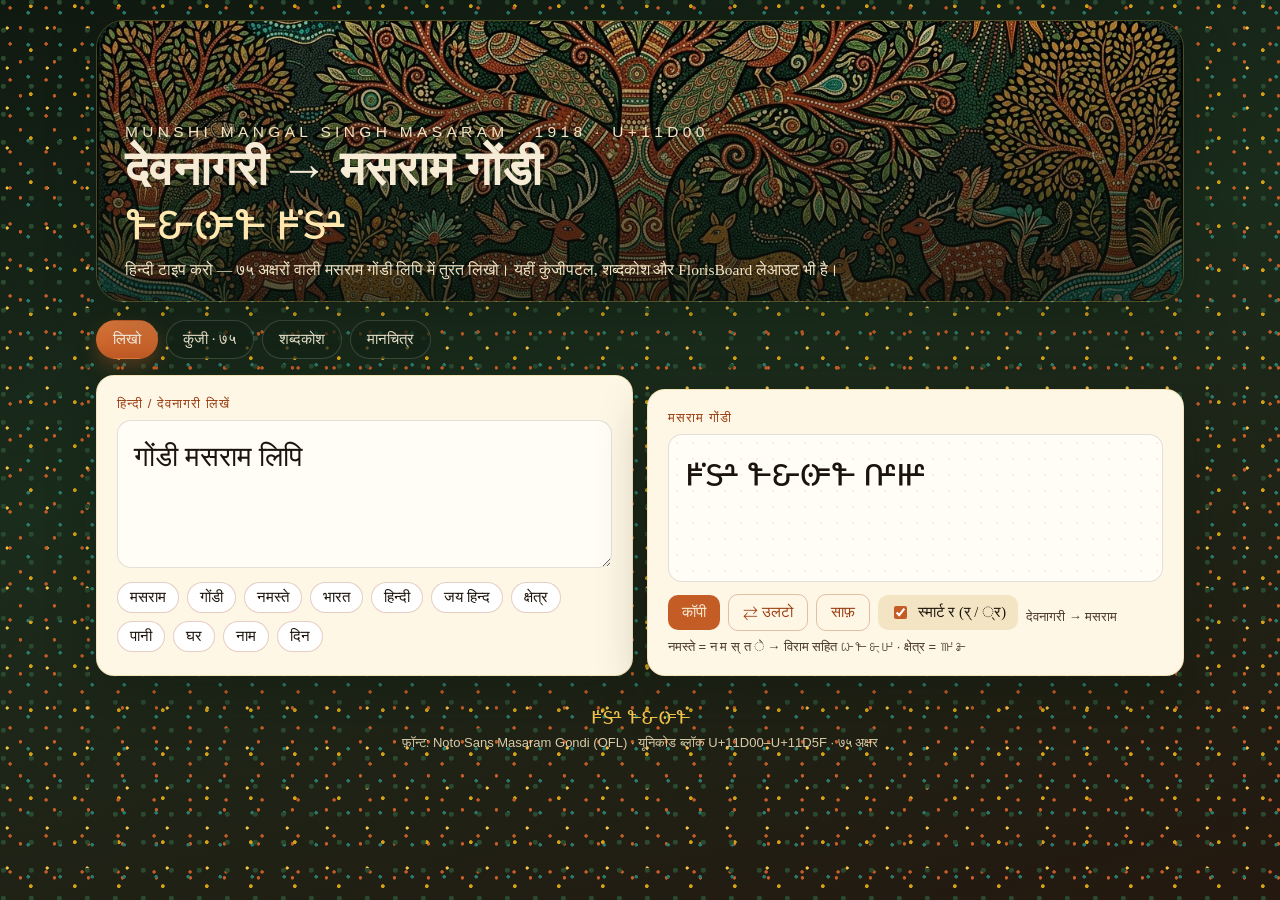
<file: web/index.html>
<!DOCTYPE html>
<html lang="hi">
<head>
  <meta charset="utf-8" />
  <meta name="viewport" content="width=device-width, initial-scale=1" />
  <title>मसराम गोंडी · देवनागरी कन्वर्टर</title>
  <link rel="stylesheet" href="css/style.css" />
</head>
<body>
  <div class="wrap">
    <header class="hero">
      <img src="img/hero-gond.jpg" alt="गोंड चित्रकला — वृक्ष, मोर, नदी" />
      <div class="hero-veil"></div>
      <div class="hero-copy">
        <p class="kicker">Munshi Mangal Singh Masaram · 1918 · U+11D00</p>
        <h1>
          देवनागरी → मसराम गोंडी
          <span class="gondi">𑴤𑴫𑴦𑴱𑴤 𑴎𑴽𑵀𑴘𑴳</span>
        </h1>
        <p>हिन्दी टाइप करो — ७५ अक्षरों वाली मसराम गोंडी लिपि में तुरंत लिखो। यहीं कुंजीपटल, शब्दकोश और FlorisBoard लेआउट भी है।</p>
      </div>
    </header>

    <nav class="tabs">
      <button class="active" data-tab="convert">लिखो</button>
      <button data-tab="keyboard">कुंजी · ७५</button>
      <button data-tab="dict">शब्दकोश</button>
      <button data-tab="map">मानचित्र</button>
    </nav>

    <section id="panel-convert" class="panel active">
      <div class="grid-2">
        <div class="card">
          <label class="field" id="lbl-in">हिन्दी / देवनागरी लिखें</label>
          <textarea id="hi-in" lang="hi" placeholder="यहाँ लिखें… नमस्ते भारत">गोंडी मसराम लिपि</textarea>
          <div class="chips" id="examples">
            <button class="chip" data-w="मसराम">मसराम</button>
            <button class="chip" data-w="गोंडी">गोंडी</button>
            <button class="chip" data-w="नमस्ते">नमस्ते</button>
            <button class="chip" data-w="भारत">भारत</button>
            <button class="chip" data-w="हिन्दी">हिन्दी</button>
            <button class="chip" data-w="जय हिन्द">जय हिन्द</button>
            <button class="chip" data-w="क्षेत्र">क्षेत्र</button>
            <button class="chip" data-w="पानी">पानी</button>
            <button class="chip" data-w="घर">घर</button>
            <button class="chip" data-w="नाम">नाम</button>
            <button class="chip" data-w="दिन">दिन</button>
          </div>
        </div>
        <div class="card">
          <label class="field" id="lbl-out">मसराम गोंडी</label>
          <div class="outbox" id="gon-out" lang="gon"></div>
          <div class="row-actions">
            <button class="btn primary" id="btn-copy">कॉपी</button>
            <button class="btn ghost" id="btn-swap">⇄ उलटो</button>
            <button class="btn ghost" id="btn-clear">साफ़</button>
            <label class="toggle">
              <input type="checkbox" id="smart-ra" checked />
              स्मार्ट र (र् / ्र)
            </label>
            <span class="hint" id="dir-toggle">देवनागरी → मसराम</span>
          </div>
          <p class="hint">नमस्ते = न म स् त े → विराम सहित 𑴟𑴤𑴫𑵅𑴛𑴺 · क्षेत्र = 𑴮𑴺𑴰</p>
        </div>
      </div>
    </section>

    <section id="panel-keyboard" class="panel">
      <div class="card">
        <label class="field">मसराम गोंडी कुंजीपटल — सारे ७५ अक्षर</label>
        <textarea class="kb-out" id="kb-out" lang="gon" placeholder="𑴀𑴬𑴱𑴦 𑴌𑴲𑴧𑴲𑴌 𑴘𑴱𑴥𑴽…"></textarea>
        <div class="row-actions">
          <button class="btn primary" id="kb-copy">कॉपी</button>
          <button class="btn ghost" id="kb-to-hi">देवनागरी में देखो</button>
          <button class="btn ghost" id="kb-clear">साफ़</button>
        </div>
        <div id="kb-host"></div>
      </div>
    </section>

    <section id="panel-dict" class="panel">
      <div class="card">
        <label class="field">हिन्दी ↔ गोंडी रोज़मर्रा शब्द</label>
        <input class="search" id="q" placeholder="खोजो — पानी, घर, नन्ना, water…" />
        <div class="filters" id="filters"></div>
        <p class="hint"><span id="dict-count"></span> · कार्ड दबाओ = गोंडी कॉपी। गोंडी बोलियाँ अलग-अलग हैं — ये प्रचलित रूप हैं, एक आधिकारिक मानक नहीं।</p>
        <div class="dict-list" id="dict-list"></div>
      </div>
    </section>

    <section id="panel-map" class="panel">
      <div class="card">
        <p class="note">दोनों लिपियाँ ब्राह्मी-शैली की अबुगिदा हैं, इसलिए १:१ ध्वनि-मानचित्र बनता है। मसराम में विराम (𑵅) युक्ताक्षर बनाता है, हलंता (𑵄) सिर्फ़ स्वर मारता है। र् → रेफ़ 𑵆, ्र → र-कार 𑵇।</p>
      </div>
      <div class="grid-2" style="margin-top:14px">
        <div class="card">
          <h3>स्वर</h3>
          <div class="table-wrap"><table class="map"><thead><tr><th>देवनागरी</th><th>गोंडी</th><th>कोड</th></tr></thead><tbody id="map-vowels"></tbody></table></div>
        </div>
        <div class="card">
          <h3>मात्रा / चिह्न / संयुक्त</h3>
          <div class="table-wrap"><table class="map"><thead><tr><th>देवनागरी</th><th>गोंडी</th><th>कोड</th></tr></thead><tbody id="map-matra"></tbody></table></div>
          <div class="table-wrap" style="margin-top:10px"><table class="map"><thead><tr><th>देवनागरी</th><th>गोंडी</th><th>कोड</th></tr></thead><tbody id="map-signs"></tbody></table></div>
        </div>
      </div>
      <div class="card" style="margin-top:14px">
        <h3>व्यंजन</h3>
        <div class="table-wrap"><table class="map"><thead><tr><th>देवनागरी</th><th>गोंडी</th><th>कोड</th></tr></thead><tbody id="map-cons"></tbody></table></div>
      </div>
      <div class="card" style="margin-top:14px">
        <h3>अंक</h3>
        <div class="table-wrap"><table class="map"><thead><tr><th>देवनागरी</th><th>गोंडी</th><th>कोड</th></tr></thead><tbody id="map-digits"></tbody></table></div>
      </div>
    </section>

    <footer>
      <span class="gondi">𑴎𑴽𑵀𑴘𑴳 𑴤𑴫𑴦𑴱𑴤</span>
      फ़ॉन्ट: Noto Sans Masaram Gondi (OFL) · यूनिकोड ब्लॉक U+11D00–U+11D5F · ७५ अक्षर
    </footer>
  </div>
  <div class="toast" id="toast"></div>
  <script src="js/converter.js"></script>
  <script src="js/dictionary.js"></script>
  <script src="js/app.js"></script>
</body>
</html>
</file>
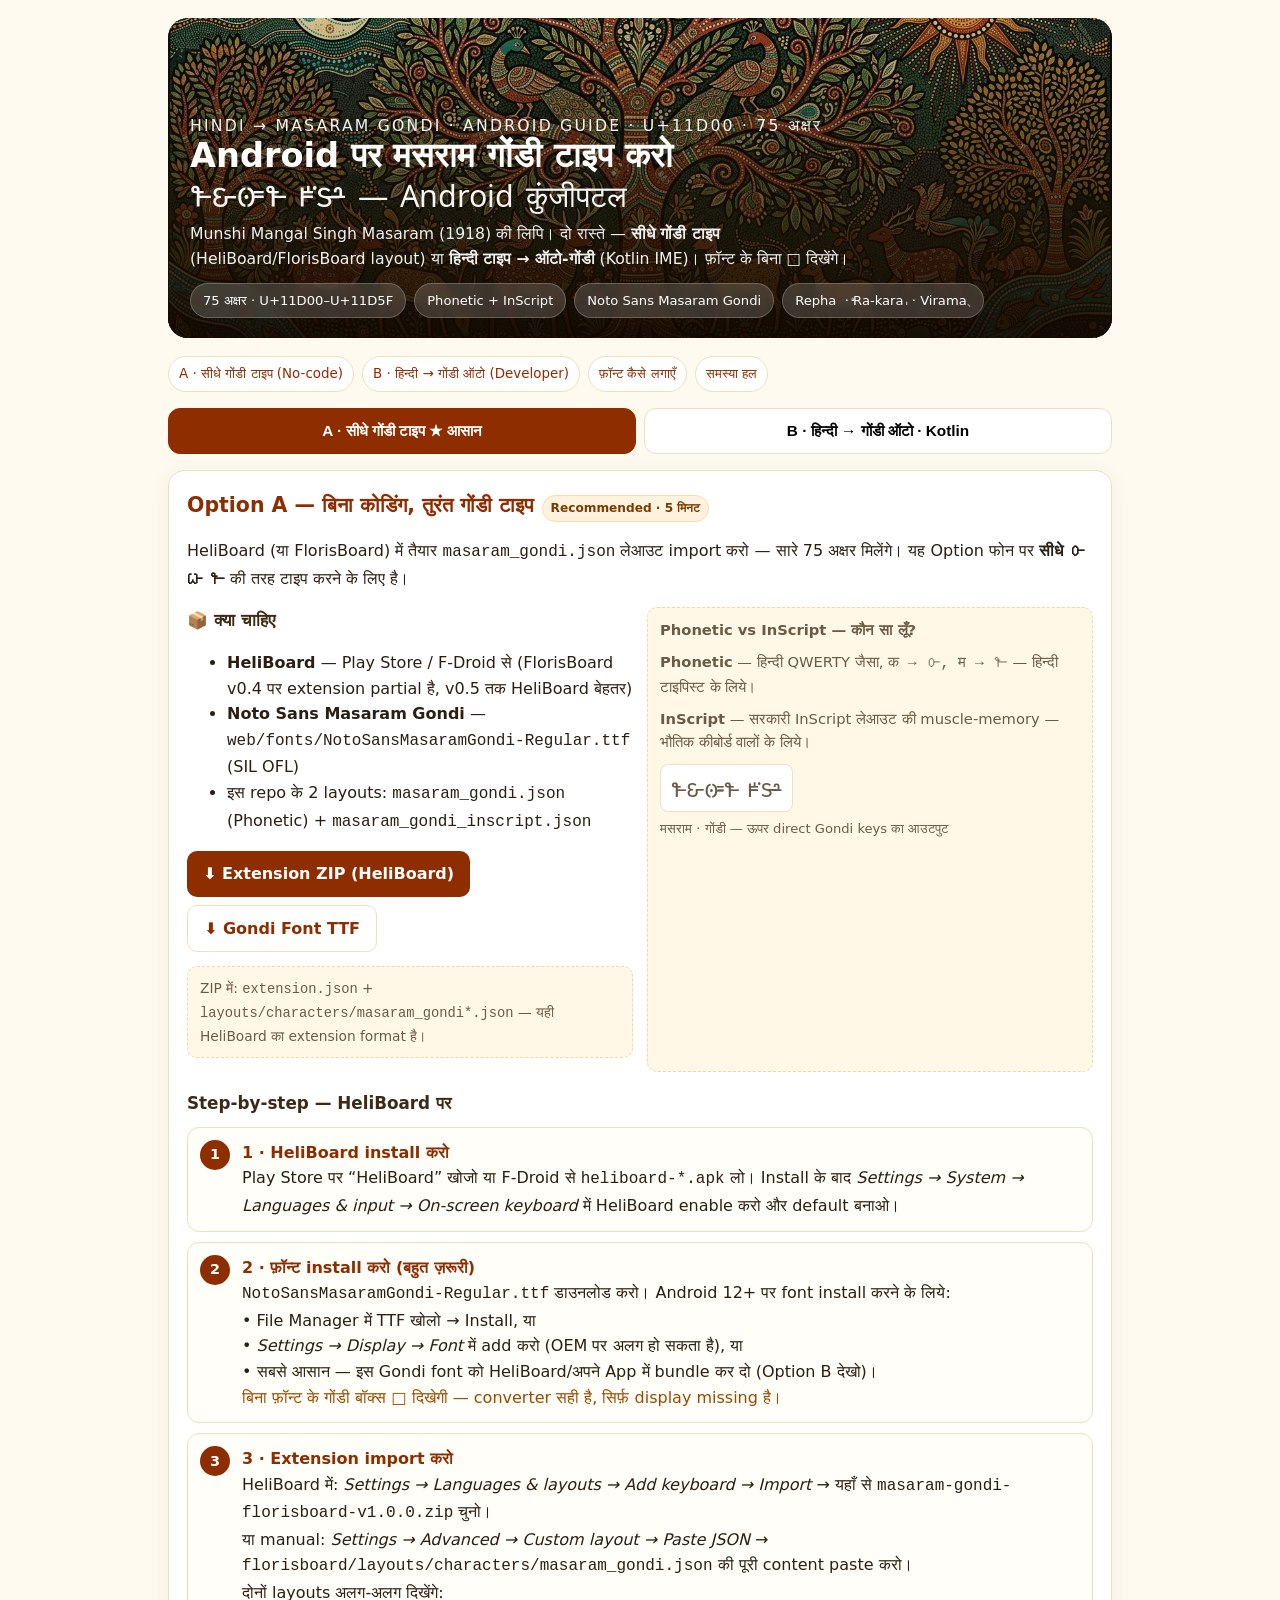
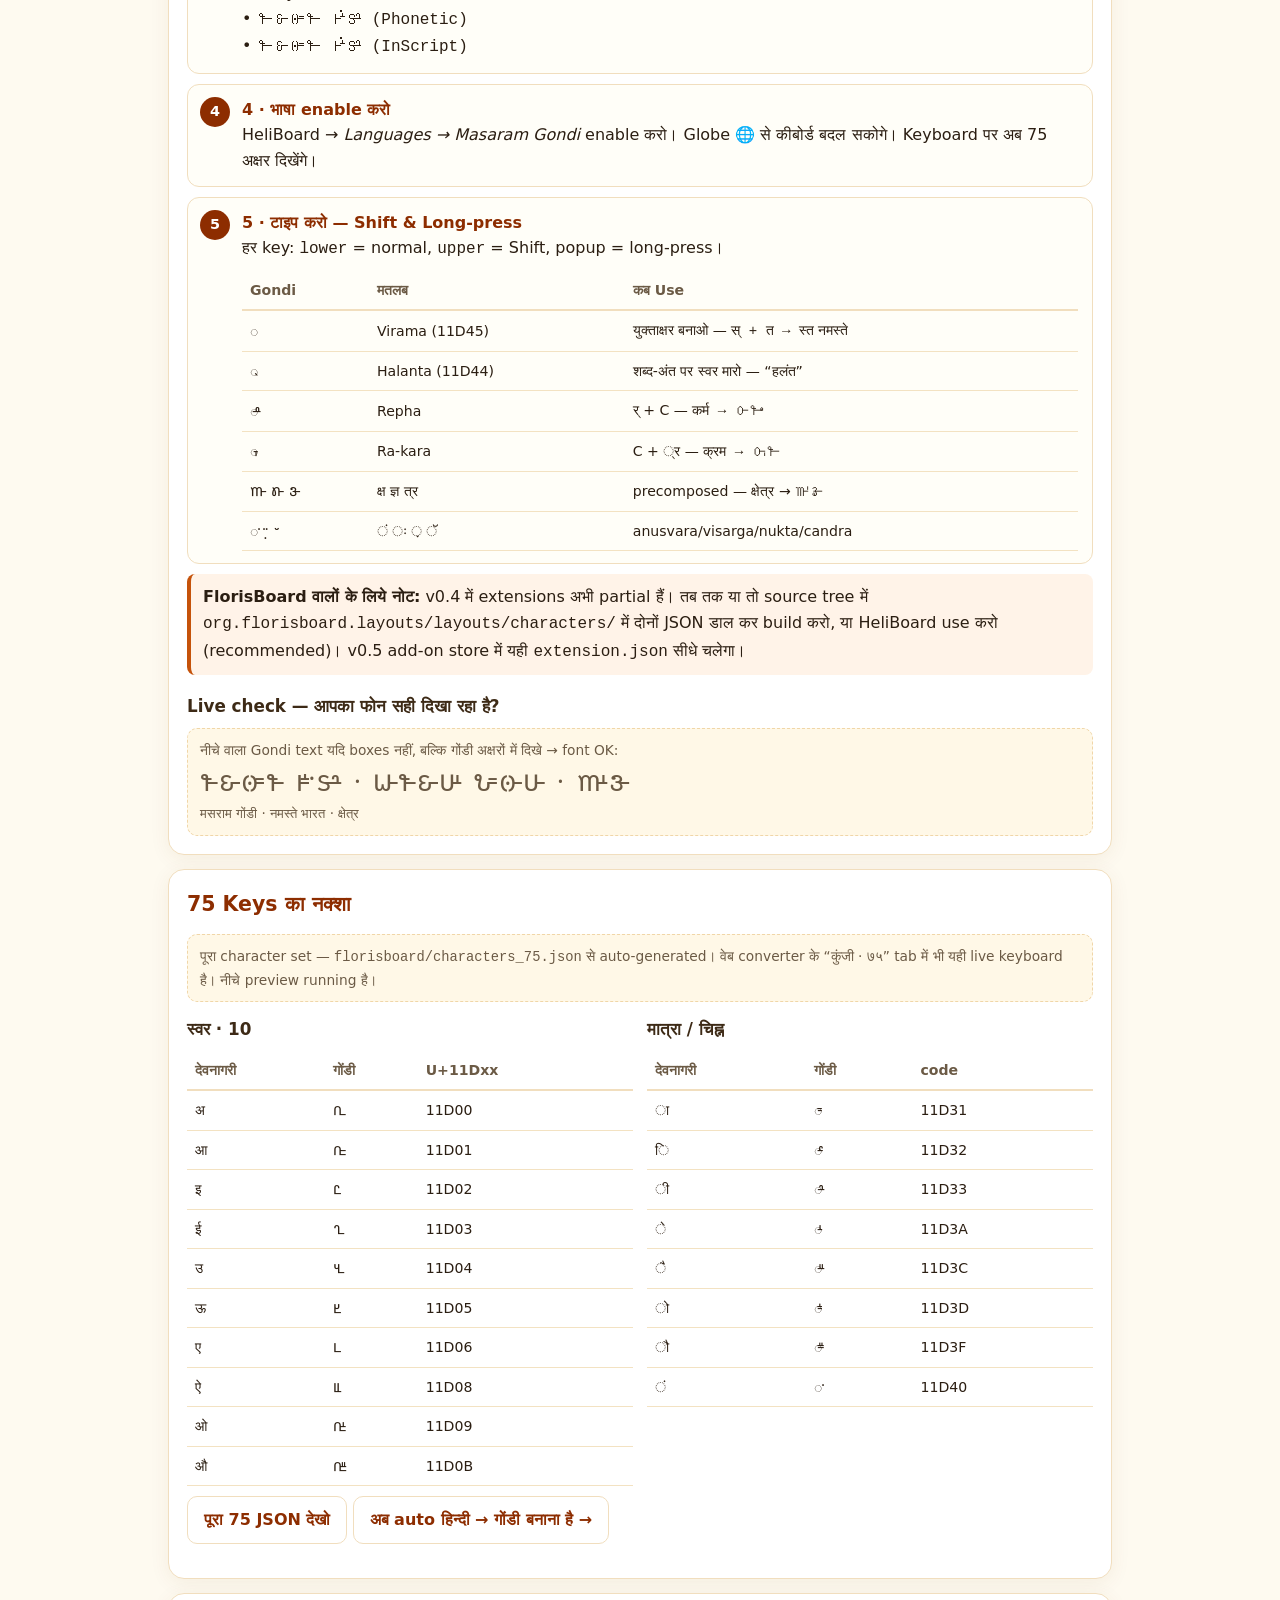
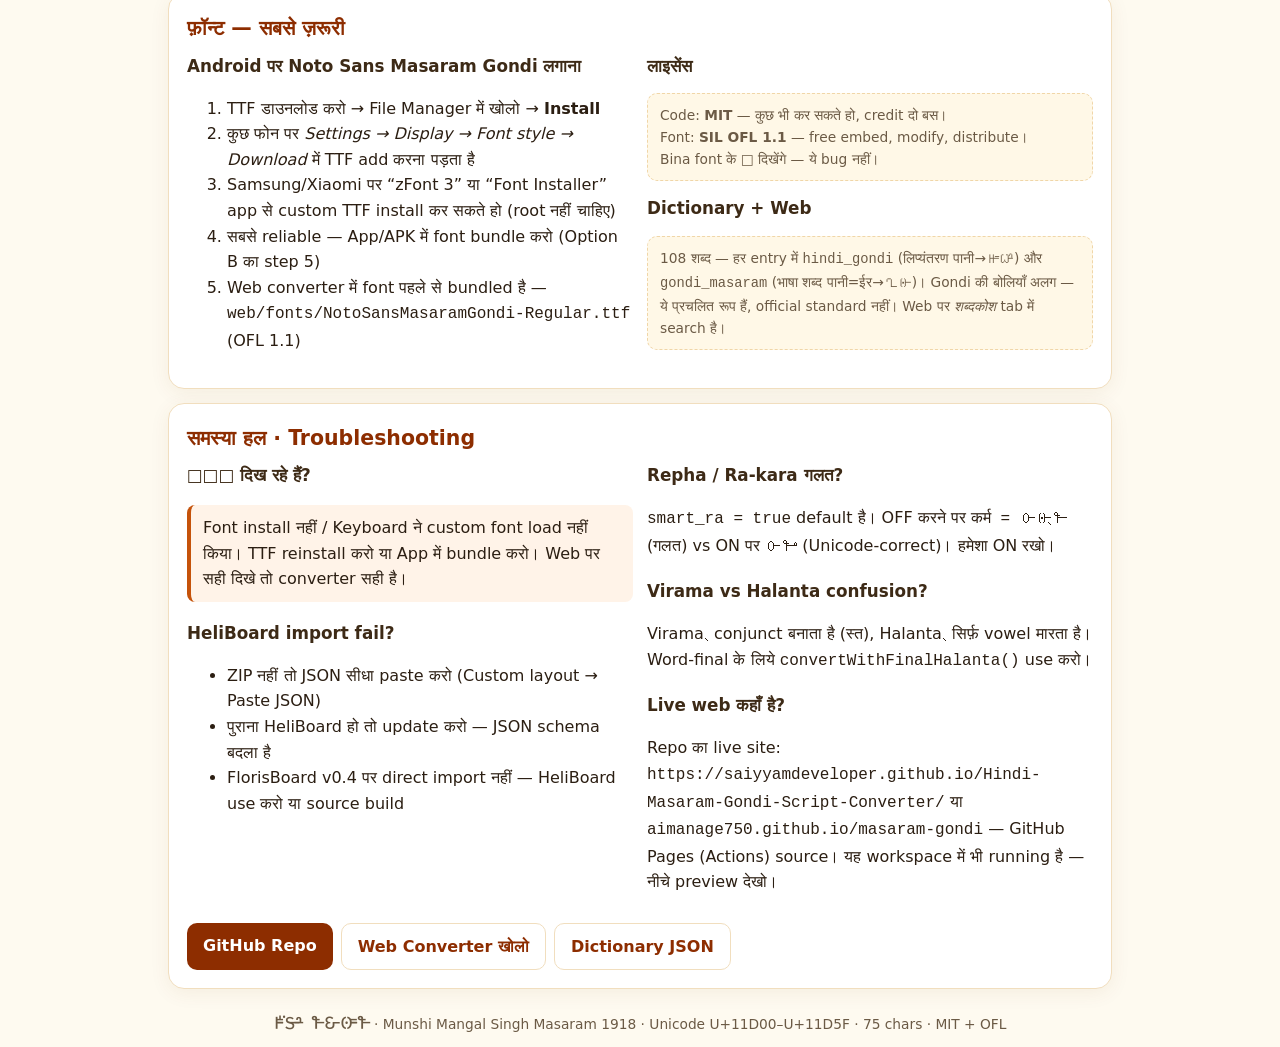
<file: web/android-guide.html>
<!DOCTYPE html>
<html lang="hi">
<head>
<meta charset="utf-8">
<meta name="viewport" content="width=device-width,initial-scale=1">
<title>Masaram Gondi — Android Guide</title>
<style>
  @font-face { font-family:'Gondi'; src: url('fonts/NotoSansMasaramGondi-Regular.ttf'); }
  :root{ --bg:#fefaf0; --card:#ffffff; --accent:#8d2d00; --accent2:#c5520a; --muted:#6b5a45; --line:#f1debe; --gondi:'Gondi', serif; }
  *{box-sizing:border-box}
  body{margin:0;background:var(--bg);color:#2b1e12;font-family:system-ui,-apple-system,'Noto Sans Devanagari','Segoe UI',Roboto,Arial,sans-serif;line-height:1.6}
  .wrap{max-width:980px;margin:0 auto;padding:0 18px 60px}
  header.hero{position:relative;overflow:hidden;border-radius:20px;margin:18px 0 18px;background:#1a1108;color:#fff}
  header.hero img{width:100%;height:320px;object-fit:cover;opacity:.92;display:block}
  .hero-veil{position:absolute;inset:0;background:linear-gradient(180deg,rgba(0,0,0,.05) 0%, rgba(25,12,0,.78) 72%, rgba(18,8,0,.92) 100%)}
  .hero-copy{position:absolute;bottom:0;left:0;right:0;padding:22px 22px 20px}
  .kicker{font-size:.78rem;letter-spacing:.14em;text-transform:uppercase;opacity:.92;margin:0 0 6px}
  .hero-copy h1{margin:0 0 8px;font-size:2.1rem;line-height:1.1}
  .hero-copy h1 span.gondi{font-family:var(--gondi);font-weight:400;display:block;font-size:1.9rem;opacity:.96;margin-top:4px}
  .hero-copy p{max-width:680px;margin:0;font-size:.98rem;opacity:.94}
  .chips{display:flex;flex-wrap:wrap;gap:8px;margin-top:12px}
  .chip{background:rgba(255,255,255,.16);border:1px solid rgba(255,255,255,.22);color:#fff;padding:6px 12px;border-radius:999px;font-size:.82rem;backdrop-filter:blur(4px)}
  .tabs{display:flex;gap:8px;margin:16px 0}
  .tabs button{flex:1;padding:13px 14px;border-radius:12px;border:1px solid var(--line);background:#fff;font-weight:700;cursor:pointer;font-size:.96rem}
  .tabs button.active{background:var(--accent);color:#fff;border-color:var(--accent)}
  .panel{display:none}
  .panel.active{display:block}
  .card{background:var(--card);border:1px solid var(--line);border-radius:16px;padding:18px 18px;box-shadow:0 4px 20px rgba(120,70,10,.07);margin-bottom:14px}
  .card h2{margin:0 0 8px;font-size:1.28rem;color:var(--accent)}
  .card h3{margin:18px 0 8px;font-size:1.05rem;color:#3d2a16}
  .card h3:first-child{margin-top:0}
  .badge{display:inline-block;background:#fff3e0;border:1px solid #ffd9a0;color:#7a3b00;padding:3px 8px;border-radius:999px;font-size:.76rem;font-weight:700}
  .steps{counter-reset:step;list-style:none;padding:0;margin:10px 0}
  .steps li{position:relative;padding:12px 14px 12px 54px;border:1px solid var(--line);border-radius:12px;margin:10px 0;background:#fffef8}
  .steps li::before{counter-increment:step;content:counter(step);position:absolute;left:12px;top:12px;width:30px;height:30px;border-radius:50%;background:var(--accent);color:#fff;display:grid;place-items:center;font-weight:800;font-size:.9rem}
  .steps li strong{display:block;color:var(--accent)}
  .hint{font-size:.86rem;color:var(--muted);background:#fff8e7;border:1px dashed #f0d6a8;padding:10px 12px;border-radius:10px}
  .grid2{display:grid;grid-template-columns:1fr 1fr;gap:14px}
  @media(max-width:760px){.grid2{grid-template-columns:1fr} .hero-copy h1{font-size:1.55rem}}
  pre{margin:10px 0;background:#1e1308;color:#ffe9c7;border-radius:12px;padding:14px 14px;overflow:auto;font-size:.84rem;line-height:1.5;border:1px solid #3a220e}
  code{font-family:ui-monospace,Menlo,Consolas,monospace}
  .btn{appearance:none;border:none;padding:10px 16px;border-radius:10px;font-weight:700;cursor:pointer;text-decoration:none;display:inline-block}
  .btn.primary{background:var(--accent);color:#fff}
  .btn.ghost{background:#fff;border:1px solid var(--line);color:var(--accent)}
  .kbd{font-family:var(--gondi);font-size:1.35rem;background:#fff;border:1px solid var(--line);padding:6px 10px;border-radius:8px;display:inline-block}
  table.map{width:100%;border-collapse:collapse;font-size:.88rem}
  table.map th{ text-align:left;padding:8px 8px;border-bottom:2px solid var(--line);color:var(--muted);font-weight:700}
  table.map td{padding:8px 8px;border-bottom:1px solid #f3e2c2}
  .gondi{font-family:var(--gondi)}
  .warn{background:#fff3e8;border-left:4px solid var(--accent2);padding:10px 12px;border-radius:8px}
  .toc{display:flex;flex-wrap:wrap;gap:8px;margin:8px 0 12px}
  .toc a{font-size:.84rem;color:var(--accent);text-decoration:none;border:1px solid var(--line);padding:6px 10px;border-radius:999px;background:#fff}
</style>
</head>
<body>
<div class="wrap">
  <header class="hero">
    <img src="img/hero-gond.jpg" alt="Gond art">
    <div class="hero-veil"></div>
    <div class="hero-copy">
      <p class="kicker">HINDI → MASARAM GONDI · ANDROID GUIDE · U+11D00 · 75 अक्षर</p>
      <h1>Android पर मसराम गोंडी टाइप करो <span class="gondi">𑴤𑴫𑴦𑴱𑴤 𑴎𑴽𑵀𑴘𑴳 — Android कुंजीपटल</span></h1>
      <p>Munshi Mangal Singh Masaram (1918) की लिपि। दो रास्ते — <b>सीधे गोंडी टाइप</b> (HeliBoard/FlorisBoard layout) या <b>हिन्दी टाइप → ऑटो-गोंडी</b> (Kotlin IME)। फ़ॉन्ट के बिना □ दिखेंगे।</p>
      <div class="chips">
        <span class="chip">75 अक्षर · U+11D00–U+11D5F</span>
        <span class="chip">Phonetic + InScript</span>
        <span class="chip">Noto Sans Masaram Gondi</span>
        <span class="chip">Repha 𑵆 · Ra-kara 𑵇 · Virama 𑵅</span>
      </div>
    </div>
  </header>

  <div class="toc">
    <a href="#optA">A · सीधे गोंडी टाइप (No-code)</a>
    <a href="#optB">B · हिन्दी → गोंडी ऑटो (Developer)</a>
    <a href="#font">फ़ॉन्ट कैसे लगाएँ</a>
    <a href="#troubleshoot">समस्या हल</a>
  </div>

  <nav class="tabs">
    <button class="active" data-tab="A">A · सीधे गोंडी टाइप ★ आसान</button>
    <button data-tab="B">B · हिन्दी → गोंडी ऑटो · Kotlin</button>
  </nav>

  <!-- ===================== PANEL A ===================== -->
  <section id="panel-A" class="panel active">
    <div class="card">
      <h2>Option A — बिना कोडिंग, तुरंत गोंडी टाइप <span class="badge">Recommended · 5 मिनट</span></h2>
      <p>HeliBoard (या FlorisBoard) में तैयार <code>masaram_gondi.json</code> लेआउट import करो — सारे 75 अक्षर मिलेंगे। यह Option फोन पर <b>सीधे 𑴌 𑴟 𑴤</b> की तरह टाइप करने के लिए है।</p>

      <div class="grid2">
        <div>
          <h3>📦 क्या चाहिए</h3>
          <ul>
            <li><b>HeliBoard</b> — Play Store / F-Droid से (FlorisBoard v0.4 पर extension partial है, v0.5 तक HeliBoard बेहतर)</li>
            <li><b>Noto Sans Masaram Gondi</b> — <code>web/fonts/NotoSansMasaramGondi-Regular.ttf</code> (SIL OFL)</li>
            <li>इस repo के 2 layouts: <code>masaram_gondi.json</code> (Phonetic) + <code>masaram_gondi_inscript.json</code></li>
          </ul>
          <div style="display:flex;gap:8px;flex-wrap:wrap;margin:10px 0">
            <a class="btn primary" href="masaram-gondi-florisboard-v1.0.0.zip" download>⬇ Extension ZIP (HeliBoard)</a>
            <a class="btn ghost" href="fonts/NotoSansMasaramGondi-Regular.ttf" download>⬇ Gondi Font TTF</a>
          </div>
          <p class="hint">ZIP में: <code>extension.json</code> + <code>layouts/characters/masaram_gondi*.json</code> — यही HeliBoard का extension format है।</p>
        </div>
        <div class="hint" style="font-size:.92rem">
          <b>Phonetic vs InScript — कौन सा लूँ?</b><br>
          <div style="margin:8px 0"><b>Phonetic</b> — हिन्दी QWERTY जैसा, <code>क → 𑴌, म → 𑴤</code> — हिन्दी टाइपिस्ट के लिये।</div>
          <div><b>InScript</b> — सरकारी InScript लेआउट की muscle-memory — भौतिक कीबोर्ड वालों के लिये।</div>
          <div style="margin-top:10px" class="kbd">𑴤𑴫𑴦𑴱𑴤 𑴎𑴽𑵀𑴘𑴳</div>
          <div style="margin-top:6px;color:var(--muted);font-size:.82rem">मसराम · गोंडी — ऊपर direct Gondi keys का आउटपुट</div>
        </div>
      </div>

      <h3>Step-by-step — HeliBoard पर</h3>
      <ol class="steps">
        <li><strong>1 · HeliBoard install करो</strong>
          Play Store पर “HeliBoard” खोजो या F-Droid से <code>heliboard-*.apk</code> लो। Install के बाद <em>Settings → System → Languages & input → On-screen keyboard</em> में HeliBoard enable करो और default बनाओ।
        </li>
        <li><strong>2 · फ़ॉन्ट install करो (बहुत ज़रूरी)</strong>
          <code>NotoSansMasaramGondi-Regular.ttf</code> डाउनलोड करो। Android 12+ पर font install करने के लिये:
          <br>• File Manager में TTF खोलो → Install, या
          <br>• <em>Settings → Display → Font</em> में add करो (OEM पर अलग हो सकता है), या
          <br>• सबसे आसान — इस Gondi font को HeliBoard/अपने App में bundle कर दो (Option B देखो)।
          <br><span style="color:#9a4a00">बिना फ़ॉन्ट के गोंडी बॉक्स □ दिखेगी — converter सही है, सिर्फ़ display missing है।</span>
        </li>
        <li><strong>3 · Extension import करो</strong>
          HeliBoard में: <em>Settings → Languages & layouts → Add keyboard → Import</em> → यहाँ से <code>masaram-gondi-florisboard-v1.0.0.zip</code> चुनो।
          <br>या manual: <em>Settings → Advanced → Custom layout → Paste JSON</em> → <code>florisboard/layouts/characters/masaram_gondi.json</code> की पूरी content paste करो।
          <br>दोनों layouts अलग-अलग दिखेंगे:
          <br>• <code>𑴤𑴫𑴦𑴱𑴤 𑴎𑴽𑵀𑴘𑴳 (Phonetic)</code>
          <br>• <code>𑴤𑴫𑴦𑴱𑴤 𑴎𑴽𑵀𑴘𑴳 (InScript)</code>
        </li>
        <li><strong>4 · भाषा enable करो</strong>
          HeliBoard → <em>Languages → Masaram Gondi</em> enable करो। Globe 🌐 से कीबोर्ड बदल सकोगे। Keyboard पर अब 75 अक्षर दिखेंगे।
        </li>
        <li><strong>5 · टाइप करो — Shift & Long-press</strong>
          हर key: <code>lower</code> = normal, <code>upper</code> = Shift, popup = long-press।
          <div style="margin-top:8px">
            <table class="map">
              <tr><th>Gondi</th><th>मतलब</th><th>कब Use</th></tr>
              <tr><td class="gondi">𑵅</td><td>Virama (11D45)</td><td>युक्ताक्षर बनाओ — <code>स् + त → स्त</code> नमस्ते</td></tr>
              <tr><td class="gondi">𑵄</td><td>Halanta (11D44)</td><td>शब्द-अंत पर स्वर मारो — “हलंत”</td></tr>
              <tr><td class="gondi">𑵆</td><td>Repha</td><td>र् + C — <code>कर्म → 𑴌𑵆𑴤</code></td></tr>
              <tr><td class="gondi">𑵇</td><td>Ra-kara</td><td>C + ्र — <code>क्रम → 𑴌𑵇𑴤</code></td></tr>
              <tr><td class="gondi">𑴮 𑴯 𑴰</td><td>क्ष ज्ञ त्र</td><td>precomposed — क्षेत्र → 𑴮𑴺𑴰</td></tr>
              <tr><td class="gondi">𑵀 𑵁 𑵂 𑵃</td><td>ं ः ़ ॅ</td><td>anusvara/visarga/nukta/candra</td></tr>
            </table>
          </div>
        </li>
      </ol>

      <div class="warn">
        <b>FlorisBoard वालों के लिये नोट:</b> v0.4 में extensions अभी partial हैं। तब तक या तो source tree में <code>org.florisboard.layouts/layouts/characters/</code> में दोनों JSON डाल कर build करो, या HeliBoard use करो (recommended)। v0.5 add-on store में यही <code>extension.json</code> सीधे चलेगा।
      </div>

      <h3>Live check — आपका फोन सही दिखा रहा है?</h3>
      <div class="hint">
        नीचे वाला Gondi text यदि boxes नहीं, बल्कि गोंडी अक्षरों में दिखे → font OK:<br>
        <span class="gondi" style="font-size:1.6rem;letter-spacing:.04em">𑴤𑴫𑴦𑴱𑴤 𑴎𑴽𑵀𑴘𑴳 · 𑴟𑴤𑴫𑵅𑴛𑴺 𑴣𑴱𑴦𑴛 · 𑴮𑴺𑴰</span><br>
        <span style="font-size:.84rem">मसराम गोंडी · नमस्ते भारत · क्षेत्र</span>
      </div>
    </div>

    <div class="card">
      <h2>75 Keys का नक्शा</h2>
      <p class="hint">पूरा character set — <code>florisboard/characters_75.json</code> से auto-generated। वेब converter के “कुंजी · ७५” tab में भी यही live keyboard है। नीचे preview running है।</p>
      <div class="grid2">
        <div>
          <h3>स्वर · 10</h3>
          <table class="map">
            <tr><th>देवनागरी</th><th>गोंडी</th><th>U+11Dxx</th></tr>
            <tr><td>अ</td><td class="gondi">𑴀</td><td>11D00</td></tr>
            <tr><td>आ</td><td class="gondi">𑴁</td><td>11D01</td></tr>
            <tr><td>इ</td><td class="gondi">𑴂</td><td>11D02</td></tr>
            <tr><td>ई</td><td class="gondi">𑴃</td><td>11D03</td></tr>
            <tr><td>उ</td><td class="gondi">𑴄</td><td>11D04</td></tr>
            <tr><td>ऊ</td><td class="gondi">𑴅</td><td>11D05</td></tr>
            <tr><td>ए</td><td class="gondi">𑴆</td><td>11D06</td></tr>
            <tr><td>ऐ</td><td class="gondi">𑴈</td><td>11D08</td></tr>
            <tr><td>ओ</td><td class="gondi">𑴉</td><td>11D09</td></tr>
            <tr><td>औ</td><td class="gondi">𑴋</td><td>11D0B</td></tr>
          </table>
        </div>
        <div>
          <h3>मात्रा / चिह्न</h3>
          <table class="map">
            <tr><th>देवनागरी</th><th>गोंडी</th><th>code</th></tr>
            <tr><td>ा</td><td class="gondi">𑴱</td><td>11D31</td></tr>
            <tr><td>ि</td><td class="gondi">𑴲</td><td>11D32</td></tr>
            <tr><td>ी</td><td class="gondi">𑴳</td><td>11D33</td></tr>
            <tr><td>े</td><td class="gondi">𑴺</td><td>11D3A</td></tr>
            <tr><td>ै</td><td class="gondi">𑴼</td><td>11D3C</td></tr>
            <tr><td>ो</td><td class="gondi">𑴽</td><td>11D3D</td></tr>
            <tr><td>ौ</td><td class="gondi">𑴿</td><td>11D3F</td></tr>
            <tr><td>ं</td><td class="gondi">𑵀</td><td>11D40</td></tr>
          </table>
        </div>
      </div>
      <p style="margin-top:10px"><a class="btn ghost" href="https://github.com/saiyyamdeveloper/Hindi-Masaram-Gondi-Script-Converter/blob/main/florisboard/characters_75.json" target="_blank">पूरा 75 JSON देखो</a> <a class="btn ghost" href="#optB" onclick="switchTab('B')">अब auto हिन्दी → गोंडी बनाना है →</a></p>
    </div>
  </section>

  <!-- ===================== PANEL B ===================== -->
  <section id="panel-B" class="panel">
    <div class="card">
      <h2>Option B — हिन्दी टाइप → ऑटो गोंडी <span class="badge">Developer · Kotlin IME</span></h2>
      <p>User हिन्दी (देवनागरी) में टाइप करे, IME तुरंत मसराम गोंडी में बदल दे। इसके लिये repo में तैयार <code>DevanagariToMasaramGondi.kt</code> object है — बस अपने <code>InputMethodService</code> में drop-in करो।</p>

      <div class="grid2">
        <div class="hint">
          <b>कब B चुनो?</b><br>
          • तुम्हारे users को हिन्दी आती है, गोंडी सीखनी नहीं<br>• WhatsApp/Notes में “नमस्ते” टाइप करते ही <span class="gondi">𑴟𑴤𑴫𑵅𑴛𑴺</span> चाहिए<br>• खुद का keyboard APK बनाना है (Play Store publish)
        </div>
        <div class="hint">
          <b>कब A चुनो?</b><br>
          • Native Gondi typing सिखानी है<br>• बिना code, 5 मिनट में चाहिए<br>• HeliBoard/FlorisBoard ही काफी है
        </div>
      </div>

      <h3>1 · File को project में डालो</h3>
      <pre><code>// Project structure
app/src/main/java/org/masaram/gondi/DevanagariToMasaramGondi.kt  ← यही file कॉपी करो
app/src/main/assets/fonts/NotoSansMasaramGondi-Regular.ttf

// app/build.gradle.kts में कुछ extra dependency नहीं चाहिए — pure Kotlin
android {
  // Font bundling — system font के भरोसे मत रहो
}</code></pre>

      <h3>2 · सबसे आसान — commit से पहले convert</h3>
      <pre><code>import org.masaram.gondi.DevanagariToMasaramGondi

class GondiInputMethod : InputMethodService() {
    private val ic get() = currentInputConnection

    fun onHindiCommitted(hindi: String) {
        // “नमस्ते” → “𑴟𑴤𑴫𑵅𑴛𑴺”
        val gondi = DevanagariToMasaramGondi.convert(hindi)
        ic?.commitText(gondi, 1)
    }

    fun onWordFinished(hindiWord: String) {
        // smart-ra ON is default — कर्म/क्रम सही
        val gondi = DevanagariToMasaramGondi.convert(hindiWord, smartRa = true)
        ic?.commitText(gondi, 1)
    }
}</code></pre>

      <h3>3 · Live-replace — current word को Gondi में बदलो</h3>
      <p class="hint">User ने पहले से “भारत” टाइप किया हो, cursor अंत में हो — back में scan करके आख़िरी देवनागरी शब्द को replace करो।</p>
      <pre><code>fun onUpdateSelection(...) {
    val before = ic?.getTextBeforeCursor(64, 0)?.toString() ?: return
    val pair = DevanagariToMasaramGondi.convertLastWord(before) ?: return
    val wordLen = before.length - pair.first
    val converted = pair.second
    // loop से बचो — यदि पहले से converted है तो दोबारा मत लिखो
    if (before.substring(pair.first) == converted) return
    ic?.deleteSurroundingText(wordLen, 0)
    ic?.commitText(converted, 1)
}

// convertLastWord(before, cursor) returns Pair(startIndex, gondiWord)
// isIndicRun = 0900..097F या 11D00..11D5F</code></pre>

      <h3>4 · Halanta vs Virama — word-final case</h3>
      <pre><code>// Virama 𑵅 (11D45) = conjunct former → हिन्दी में `्` जो conjunct बनाये
// Halanta 𑵄 (11D44) = voter killer → शब्द-अंत पर बिना conjunct के vowel मारे
DevanagariToMasaramGondi.convert("हिन्दी") // → 𑴬𑴲𑴟𑵅𑴝𑴳 (virama)

// यदि trailing hal dead consonant चाहिए:
DevanagariToMasaramGondi.convertWithFinalHalanta("हिन्द") // → ...𑵄 (halanta)</code></pre>

      <h3>5 · Font bundling — boxes से बचो</h3>
      <pre><code>// assets/fonts/NotoSansMasaramGondi-Regular.ttf रखो
// Keyboard view में typeface set करो:
val tf = Typeface.createFromAsset(assets, "fonts/NotoSansMasaramGondi-Regular.ttf")
keyView.typeface = tf
candidateView.typeface = tf

// WebView / composing preview में CSS:
// @font-face { font-family:'Gondi'; src:url('fonts/NotoSansMasaramGondi-Regular.ttf'); }
// .gondi { font-family:'Gondi'; }</code></pre>

      <h3>6 · क्या-क्या handle होता है</h3>
      <table class="map">
        <tr><th>Hindi</th><th>Rule</th><th>Gondi</th><th>code</th></tr>
        <tr><td>र् + C (कर्म)</td><td>→ Repha</td><td class="gondi">𑴌𑵆𑴤</td><td>11D46</td></tr>
        <tr><td>C + ्र (क्रम)</td><td>→ Ra-kara</td><td class="gondi">𑴌𑵇𑴤</td><td>11D47</td></tr>
        <tr><td>क्ष ज्ञ त्र</td><td>precomposed</td><td class="gondi">𑴮 𑴯 𑴰</td><td>11D2E–30</td></tr>
        <tr><td>क़ ख़ ग़ ज़ ड़ ढ़ फ़ य़</td><td>nukta</td><td class="gondi">𑴌𑵂 etc</td><td>11D42</td></tr>
        <tr><td>ऑ</td><td>O + candra</td><td class="gondi">𑴉𑵃</td><td>11D09+11D43</td></tr>
        <tr><td>०–९</td><td>digits</td><td class="gondi">𑵐–𑵙</td><td>11D50–59</td></tr>
      </table>

      <h3>7 · Minimal Android Studio project बनाओ</h3>
      <pre><code>Android Studio → New Project → Empty Activity (Kotlin)
1) copy converter/kotlin/DevanagariToMasaramGondi.kt → app/src/main/java/org/masaram/gondi/
2) res/xml/method.xml बनाओ (InputMethodService meta)
3) AndroidManifest में &lt;service android:name=".GondiInputMethod" android:permission="android.permission.BIND_INPUT_METHOD"&gt;
4) assets/fonts/NotoSansMasaramGondi-Regular.ttf
5) Build → APK

// जाँच:
adb install app-debug.apk
// फिर Settings → Languages & input → Gondi IME enable</code></pre>

      <p class="hint"><b>TextWatcher वाला shortcut (बिना IME):</b> किसी भी <code>EditText</code> में <code>addTextChangedListener</code> लगा के <code>afterTextChanged { convertLastWord() }</code> से उसी activity में हिन्दी→गोंडी कर सकते हो — Play Store publish किये बिना test के लिये fastest।</p>

      <div style="display:flex;gap:8px;flex-wrap:wrap;margin-top:10px">
        <a class="btn primary" href="https://github.com/saiyyamdeveloper/Hindi-Masaram-Gondi-Script-Converter/blob/main/converter/kotlin/DevanagariToMasaramGondi.kt" target="_blank">Kotlin file देखो</a>
        <a class="btn ghost" href="https://github.com/saiyyamdeveloper/Hindi-Masaram-Gondi-Script-Converter/blob/main/converter/python/devanagari_to_masaram_gondi.py" target="_blank">Python reference</a>
        <a class="btn ghost" href="https://github.com/saiyyamdeveloper/Hindi-Masaram-Gondi-Script-Converter/blob/main/converter/mapping.json" target="_blank">mapping.json</a>
      </div>
    </div>

    <div class="card">
      <h2>Test cases — तुम्हारा converter सही है?</h2>
      <pre><code>python3 converter/python/devanagari_to_masaram_gondi.py --test
// ALL PASSED

मसराम  → 𑴤𑴫𑴦𑴱𑴤
गोंडी   → 𑴎𑴽𑵀𑴘𑴳
नमस्ते  → 𑴟𑴤𑴫𑵅𑴛𑴺   (स् + त = virama 𑵅)
भारत   → 𑴣𑴱𑴦𑴛
हिन्दी  → 𑴬𑴲𑴟𑵅𑴝𑴳
जय हिन्द → 𑴓𑴥 𑴬𑴲𑴟𑵅𑴝
क्षेत्र  → 𑴮𑴺𑴰
कर्म   → 𑴌𑵆𑴤  (Repha)
क्रम   → 𑴌𑵇𑴤  (Ra-kara)</code></pre>
      <p class="hint">Kotlin/Python/JS तीनों same mapping.json वही logic share करते हैं — इसलिए web पर जो दिखे वही phone पर भी।</p>
    </div>
  </section>

  <!-- ===================== FONT & TROUBLESHOOT ===================== -->
  <section id="font" class="card">
    <h2>फ़ॉन्ट — सबसे ज़रूरी</h2>
    <div class="grid2">
      <div>
        <h3>Android पर Noto Sans Masaram Gondi लगाना</h3>
        <ol>
          <li>TTF डाउनलोड करो → File Manager में खोलो → <b>Install</b></li>
          <li>कुछ फोन पर <em>Settings → Display → Font style → Download</em> में TTF add करना पड़ता है</li>
          <li>Samsung/Xiaomi पर “zFont 3” या “Font Installer” app से custom TTF install कर सकते हो (root नहीं चाहिए)</li>
          <li>सबसे reliable — App/APK में font bundle करो (Option B का step 5)</li>
          <li>Web converter में font पहले से bundled है — <code>web/fonts/NotoSansMasaramGondi-Regular.ttf</code> (OFL 1.1)</li>
        </ol>
      </div>
      <div>
        <h3>लाइसेंस</h3>
        <p class="hint">Code: <b>MIT</b> — कुछ भी कर सकते हो, credit दो बस।<br>Font: <b>SIL OFL 1.1</b> — free embed, modify, distribute। <br>Bina font के □ दिखेंगे — ये bug नहीं।</p>
        <h3 style="margin-top:12px">Dictionary + Web</h3>
        <p class="hint">108 शब्द — हर entry में <code>hindi_gondi</code> (लिप्यंतरण पानी→𑴠𑴱𑴟𑴳) और <code>gondi_masaram</code> (भाषा शब्द पानी=ईर→𑴃𑴦)। Gondi की बोलियाँ अलग — ये प्रचलित रूप हैं, official standard नहीं। Web पर <em>शब्दकोश</em> tab में search है।</p>
      </div>
    </div>
  </section>

  <section id="troubleshoot" class="card">
    <h2>समस्या हल · Troubleshooting</h2>
    <div class="grid2">
      <div>
        <h3>□□□ दिख रहे हैं?</h3>
        <p class="warn">Font install नहीं / Keyboard ने custom font load नहीं किया। TTF reinstall करो या App में bundle करो। Web पर सही दिखे तो converter सही है।</p>
        <h3>HeliBoard import fail?</h3>
        <ul>
          <li>ZIP नहीं तो JSON सीधा paste करो (Custom layout → Paste JSON)</li>
          <li>पुराना HeliBoard हो तो update करो — JSON schema बदला है</li>
          <li>FlorisBoard v0.4 पर direct import नहीं — HeliBoard use करो या source build</li>
        </ul>
      </div>
      <div>
        <h3>Repha / Ra-kara गलत?</h3>
        <p><code>smart_ra = true</code> default है। OFF करने पर <code>कर्म = 𑴌𑴦𑵅𑴤</code> (गलत) vs ON पर <code>𑴌𑵆𑴤</code> (Unicode-correct)। हमेशा ON रखो।</p>
        <h3>Virama vs Halanta confusion?</h3>
        <p>Virama 𑵅 conjunct बनाता है (स्त), Halanta 𑵄 सिर्फ़ vowel मारता है। Word-final के लिये <code>convertWithFinalHalanta()</code> use करो।</p>
        <h3>Live web कहाँ है?</h3>
        <p>Repo का live site: <code>https://saiyyamdeveloper.github.io/Hindi-Masaram-Gondi-Script-Converter/</code> या <code>aimanage750.github.io/masaram-gondi</code> — GitHub Pages (Actions) source। यह workspace में भी running है — नीचे preview देखो।</p>
      </div>
    </div>
    <div style="display:flex;gap:8px;flex-wrap:wrap;margin-top:12px">
      <a class="btn primary" href="https://github.com/saiyyamdeveloper/Hindi-Masaram-Gondi-Script-Converter" target="_blank">GitHub Repo</a>
      <a class="btn ghost" href="index.html" target="_blank">Web Converter खोलो</a>
      <a class="btn ghost" href="https://github.com/saiyyamdeveloper/Hindi-Masaram-Gondi-Script-Converter/blob/main/dictionary/gondi_hindi_dictionary.json" target="_blank">Dictionary JSON</a>
    </div>
  </section>

  <footer style="text-align:center;color:var(--muted);font-size:.86rem;margin-top:18px">
    <span class="gondi" style="font-size:1.2rem">𑴎𑴽𑵀𑴘𑴳 𑴤𑴫𑴦𑴱𑴤</span> · Munshi Mangal Singh Masaram 1918 · Unicode U+11D00–U+11D5F · 75 chars · MIT + OFL
  </footer>
</div>
<script>
function switchTab(which){
  document.querySelectorAll('.tabs button').forEach(b=>b.classList.toggle('active', b.dataset.tab===which));
  document.querySelectorAll('.panel').forEach(p=>p.classList.toggle('active', p.id==='panel-'+which));
}
document.querySelectorAll('.tabs button').forEach(b=>{
  b.addEventListener('click',()=>switchTab(b.dataset.tab));
});
</script>
</body>
</html>
</file>
<file: web/css/style.css>
@font-face {
  font-family: "Masaram Gondi";
  src: url("../fonts/NotoSansMasaramGondi-Regular.ttf") format("truetype");
  font-display: swap;
  unicode-range: U+11D00-11D5F;
}

:root {
  --ink: #1b140c;
  --ink-soft: #4a3a28;
  --cream: #f6ecd6;
  --paper: #fff7e6;
  --paper-2: #f3e4c4;
  --forest: #142418;
  --forest-2: #1d3322;
  --leaf: #3d6b38;
  --moss: #2a4a2e;
  --terra: #c45c26;
  --terra-dk: #9a3f14;
  --ochre: #d4a017;
  --gold: #f0c14b;
  --clay: #8b3a2a;
  --teal: #2a7a6e;
  --line: rgba(27, 20, 12, 0.12);
  --shadow: 0 18px 50px rgba(12, 20, 12, 0.28);
  --radius: 18px;
  --deva: "Noto Serif Devanagari", "Noto Sans Devanagari", "Kohinoor Devanagari",
    "Iowan Old Style", Palatino, Georgia, serif;
  --gondi: "Masaram Gondi", "Noto Sans Masaram Gondi", serif;
  --sans: "Avenir Next", "Segoe UI", "Noto Sans", sans-serif;
}

* { box-sizing: border-box; }
html, body { margin: 0; padding: 0; }
html { scroll-behavior: smooth; }

body {
  min-height: 100vh;
  color: var(--ink);
  font-family: var(--deva);
  background:
    radial-gradient(circle at 12% 8%, #2a4a30 0 2px, transparent 3px),
    radial-gradient(circle at 28% 22%, #c45c26 0 1.4px, transparent 2px),
    radial-gradient(circle at 70% 14%, #d4a017 0 1.6px, transparent 2.2px),
    radial-gradient(circle at 88% 40%, #2a7a6e 0 1.5px, transparent 2px),
    radial-gradient(circle at 18% 70%, #f0c14b 0 1.2px, transparent 2px),
    radial-gradient(circle at 60% 82%, #c45c26 0 1.5px, transparent 2px),
    linear-gradient(165deg, #101910 0%, #1a2c1c 42%, #24180f 100%);
  background-size: 28px 28px, 36px 36px, 44px 44px, 32px 32px, 40px 40px, 34px 34px, 100% 100%;
}

.wrap { max-width: 1120px; margin: 0 auto; padding: 20px 16px 64px; }

.hero {
  position: relative;
  border-radius: 28px;
  overflow: hidden;
  min-height: 240px;
  box-shadow: var(--shadow);
  border: 1px solid rgba(240, 193, 75, 0.25);
}
.hero img {
  width: 100%;
  height: 280px;
  object-fit: cover;
  display: block;
  filter: saturate(1.1) contrast(1.05);
}
.hero-veil {
  position: absolute; inset: 0;
  background: linear-gradient(180deg, rgba(10,16,10,0.15) 0%, rgba(10,16,10,0.72) 100%);
}
.hero-copy {
  position: absolute; left: 0; right: 0; bottom: 0;
  padding: 28px 28px 22px;
  color: var(--cream);
}
.kicker {
  letter-spacing: 0.28em;
  text-transform: uppercase;
  font-family: var(--sans);
  font-size: 11px;
  color: var(--gold);
  margin: 0 0 8px;
}
.hero h1 {
  margin: 0;
  font-weight: 700;
  font-size: clamp(28px, 5vw, 48px);
  line-height: 1.15;
}
.hero h1 .gondi {
  font-family: var(--gondi);
  font-weight: 400;
  font-size: 0.92em;
  display: block;
  margin-top: 4px;
  color: #ffe7b0;
}
.hero p {
  margin: 10px 0 0;
  max-width: 46rem;
  color: #f3e4c4;
  font-size: 15.5px;
}

.tabs {
  display: flex;
  gap: 8px;
  margin: 18px 0 16px;
  flex-wrap: wrap;
}
.tabs button {
  appearance: none;
  border: 1px solid rgba(246, 236, 214, 0.18);
  background: rgba(20, 36, 24, 0.7);
  color: var(--cream);
  padding: 10px 16px;
  border-radius: 999px;
  font-family: var(--deva);
  font-size: 15px;
  cursor: pointer;
  transition: 0.18s ease;
}
.tabs button:hover { border-color: var(--ochre); color: #fff; }
.tabs button.active {
  background: linear-gradient(180deg, #e07a3d, #c45c26);
  border-color: transparent;
  color: #fff8ec;
  box-shadow: 0 8px 18px rgba(196, 92, 38, 0.35);
}

.panel { display: none; }
.panel.active { display: block; }

.card {
  background: var(--paper);
  border-radius: var(--radius);
  padding: 20px;
  box-shadow: var(--shadow);
  border: 1px solid rgba(212, 160, 23, 0.22);
}
.card + .card { margin-top: 14px; }

.grid-2 {
  display: grid;
  grid-template-columns: 1fr 1fr;
  gap: 14px;
}
@media (max-width: 780px) {
  .grid-2 { grid-template-columns: 1fr; }
  .hero img { height: 220px; }
}

label.field {
  display: block;
  font-size: 13px;
  letter-spacing: 0.08em;
  text-transform: uppercase;
  font-family: var(--sans);
  color: var(--terra-dk);
  margin-bottom: 8px;
}

textarea, .outbox, .kb-out {
  width: 100%;
  min-height: 148px;
  resize: vertical;
  border: 1.5px solid var(--line);
  border-radius: 14px;
  padding: 14px 16px;
  font-size: 28px;
  line-height: 1.55;
  background: #fffdf6;
  color: var(--ink);
  font-family: var(--deva);
}
.outbox, .kb-out {
  min-height: 148px;
  font-family: var(--gondi), var(--deva);
  font-size: 34px;
  background:
    radial-gradient(circle at 8px 8px, rgba(196,92,38,0.09) 1.1px, transparent 1.4px),
    #fffdf6;
  background-size: 16px 16px;
  white-space: pre-wrap;
  word-break: break-word;
}
textarea:focus, .kb-out:focus {
  outline: 2px solid var(--terra);
  outline-offset: 1px;
}

.row-actions {
  display: flex;
  flex-wrap: wrap;
  gap: 8px;
  margin-top: 12px;
  align-items: center;
}
button.btn, .toggle {
  appearance: none;
  border: 0;
  background: var(--forest-2);
  color: var(--cream);
  padding: 9px 14px;
  border-radius: 10px;
  font-family: var(--deva);
  font-size: 14.5px;
  cursor: pointer;
}
button.btn.primary { background: var(--terra); }
button.btn.ghost {
  background: transparent;
  color: var(--terra-dk);
  border: 1px solid rgba(154, 63, 20, 0.3);
}
button.btn:hover { filter: brightness(1.08); }

.toggle {
  display: inline-flex;
  align-items: center;
  gap: 8px;
  background: var(--paper-2);
  color: var(--ink);
  padding: 8px 12px;
}
.toggle input { accent-color: var(--terra); }

.chips { display: flex; flex-wrap: wrap; gap: 8px; margin-top: 10px; }
.chip {
  border: 1px solid rgba(154, 63, 20, 0.25);
  background: #fff;
  color: var(--ink);
  border-radius: 999px;
  padding: 6px 12px;
  font-size: 15px;
  cursor: pointer;
  font-family: var(--deva);
}
.chip:hover { background: #ffe7c2; }

.hint { font-size: 13px; color: var(--ink-soft); margin: 8px 0 0; font-family: var(--sans); }

/* keyboard */
.kb-section { margin-top: 14px; }
.kb-section h3 {
  margin: 0 0 8px;
  font-size: 14px;
  color: var(--clay);
  font-weight: 700;
}
.kb-row {
  display: flex;
  flex-wrap: wrap;
  gap: 6px;
}
.key {
  min-width: 48px;
  height: 56px;
  padding: 4px 8px;
  border-radius: 10px;
  border: 1px solid rgba(27,20,12,0.12);
  background: linear-gradient(180deg, #fffdf4, #f3e4c4);
  cursor: pointer;
  display: flex;
  flex-direction: column;
  align-items: center;
  justify-content: center;
  line-height: 1.05;
  transition: transform 0.08s ease;
}
.key:hover { transform: translateY(-1px); border-color: var(--terra); }
.key:active { transform: translateY(1px); }
.key .g { font-family: var(--gondi); font-size: 22px; color: var(--ink); }
.key .d { font-size: 10px; color: var(--ink-soft); font-family: var(--deva); }
.key.wide { min-width: 88px; }
.key.danger { background: #f3d0c4; }
.key.accent { background: #e7f0c8; }

/* dictionary */
.search {
  width: 100%;
  border: 1.5px solid var(--line);
  border-radius: 12px;
  padding: 12px 14px;
  font-size: 18px;
  font-family: var(--deva);
  background: #fffdf6;
}
.filters { display: flex; flex-wrap: wrap; gap: 6px; margin: 12px 0; }
.filters button {
  border: 1px solid var(--line);
  background: #fff;
  border-radius: 999px;
  padding: 5px 11px;
  font-family: var(--deva);
  cursor: pointer;
}
.filters button.on { background: var(--moss); color: #fff; border-color: transparent; }

.dict-list { display: grid; gap: 8px; }
.dict-item {
  display: grid;
  grid-template-columns: 1.1fr 1.4fr;
  gap: 8px 16px;
  padding: 12px 14px;
  background: #fffdf6;
  border-radius: 12px;
  border: 1px solid var(--line);
}
@media (max-width: 640px) { .dict-item { grid-template-columns: 1fr; } }
.dict-item .hi { font-size: 20px; }
.dict-item .en { font-family: var(--sans); font-size: 12px; color: var(--ink-soft); }
.dict-item .gon {
  font-family: var(--gondi);
  font-size: 26px;
  color: var(--terra-dk);
}
.dict-item .meta { font-size: 12px; color: var(--ink-soft); }
.cat-pill {
  display: inline-block;
  font-size: 11px;
  background: #efe0b8;
  border-radius: 999px;
  padding: 2px 8px;
  margin-left: 6px;
}

/* mapping tables */
.table-wrap { overflow: auto; }
table.map {
  width: 100%;
  border-collapse: collapse;
  font-size: 16px;
}
table.map th, table.map td {
  border-bottom: 1px solid var(--line);
  padding: 7px 8px;
  text-align: left;
}
table.map th { font-family: var(--sans); font-size: 12px; letter-spacing: 0.06em; color: var(--clay); }
table.map .gcell { font-family: var(--gondi); font-size: 24px; }
table.map code { font-size: 12px; color: var(--teal); }

.note {
  background: #fff1cc;
  border-left: 4px solid var(--ochre);
  padding: 10px 12px;
  border-radius: 0 10px 10px 0;
  font-size: 14px;
  color: var(--ink-soft);
}

footer {
  margin-top: 28px;
  color: #d9cba8;
  font-size: 13px;
  text-align: center;
  font-family: var(--sans);
}
footer .gondi { font-family: var(--gondi); font-size: 20px; color: var(--gold); display: block; margin-bottom: 6px; }

.toast {
  position: fixed;
  bottom: 18px;
  left: 50%;
  transform: translateX(-50%);
  background: var(--ink);
  color: var(--cream);
  padding: 8px 14px;
  border-radius: 999px;
  font-size: 13px;
  opacity: 0;
  pointer-events: none;
  transition: 0.25s ease;
  font-family: var(--sans);
}
.toast.show { opacity: 1; }
</file>
